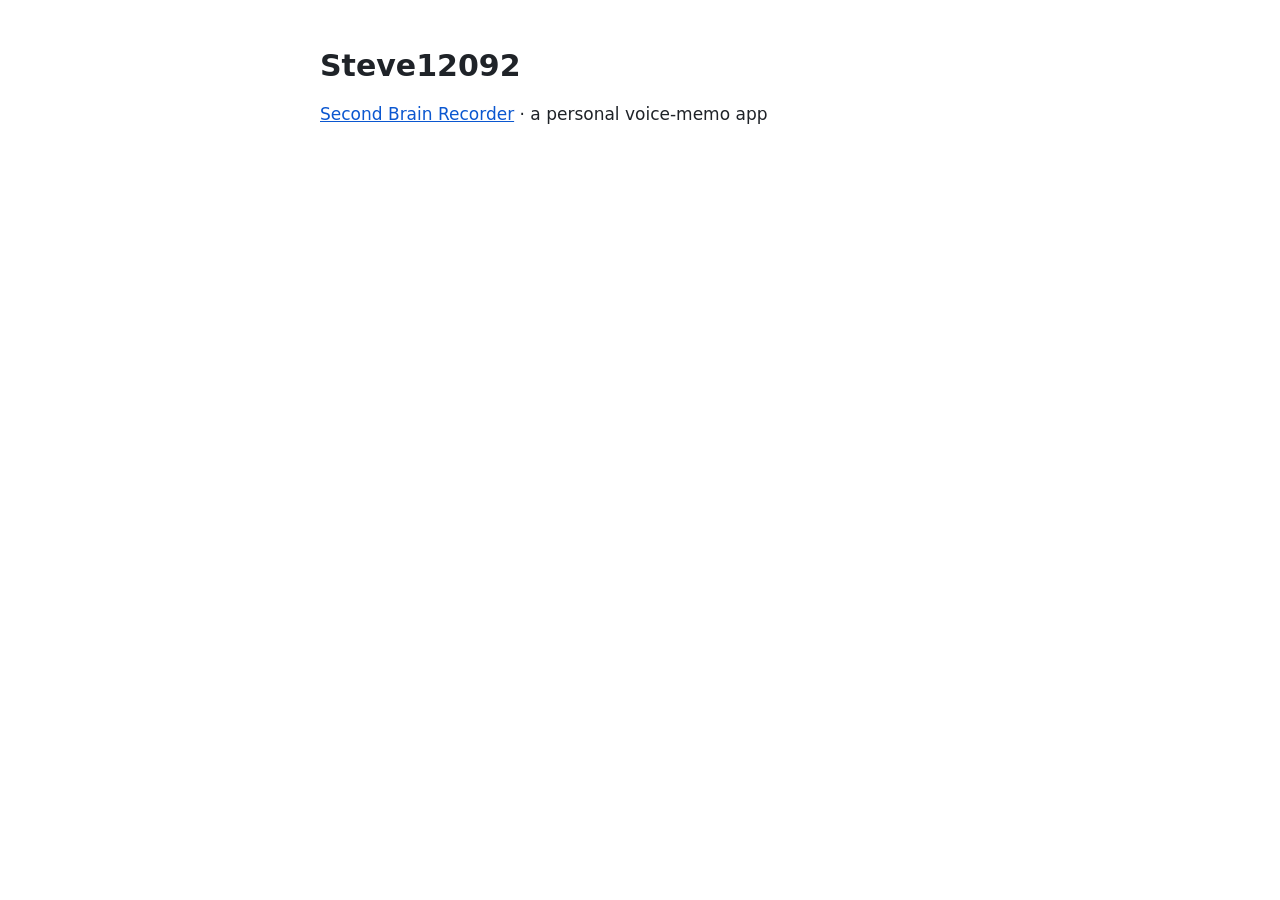
<file: index.html>
<!doctype html>
<html lang="en">
<head>
  <meta charset="utf-8">
  <meta name="viewport" content="width=device-width, initial-scale=1">
  <title>Steve12092</title>
  <meta name="google-site-verification" content="tUKzb2M4bZEsJMhVj9T3v4OIvr41Cxif2LF0wbPWGQI" />
  <link rel="stylesheet" href="second-brain/style.css">
</head>
<body>
  <main>
    <h1>Steve12092</h1>
    <p><a href="second-brain/">Second Brain Recorder</a> · a personal voice-memo app</p>
  </main>
</body>
</html>
</file>
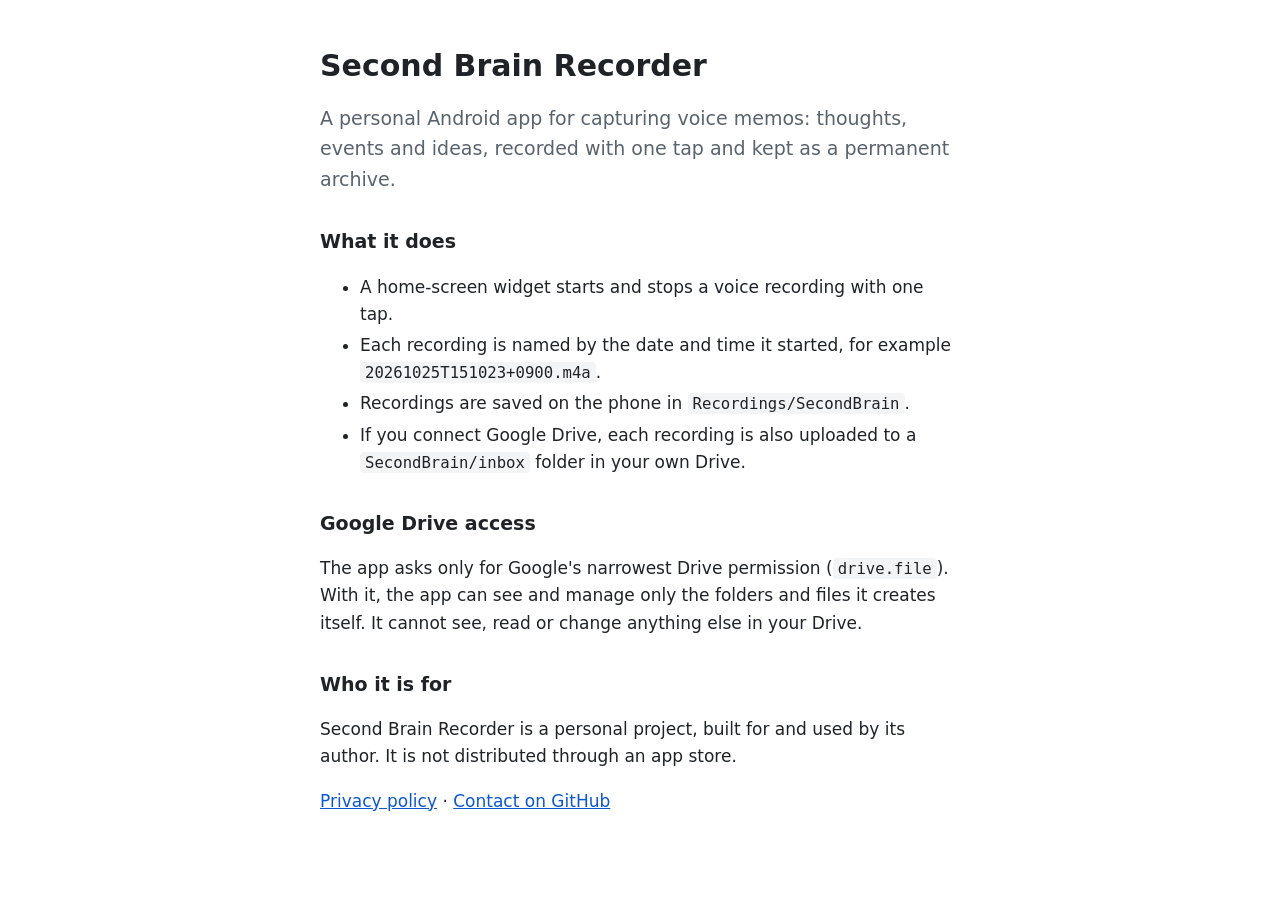
<file: second-brain/index.html>
<!doctype html>
<html lang="en">
<head>
  <meta charset="utf-8">
  <meta name="viewport" content="width=device-width, initial-scale=1">
  <title>Second Brain Recorder</title>
  <meta name="google-site-verification" content="tUKzb2M4bZEsJMhVj9T3v4OIvr41Cxif2LF0wbPWGQI" />
  <meta name="description" content="A personal Android app for recording voice memos and saving them to your own Google Drive.">
  <link rel="stylesheet" href="style.css">
</head>
<body>
  <main>
    <h1>Second Brain Recorder</h1>
    <p class="lead">A personal Android app for capturing voice memos: thoughts, events and ideas, recorded with one tap and kept as a permanent archive.</p>

    <h2>What it does</h2>
    <ul>
      <li>A home-screen widget starts and stops a voice recording with one tap.</li>
      <li>Each recording is named by the date and time it started, for example <code>20261025T151023+0900.m4a</code>.</li>
      <li>Recordings are saved on the phone in <code>Recordings/SecondBrain</code>.</li>
      <li>If you connect Google Drive, each recording is also uploaded to a <code>SecondBrain/inbox</code> folder in your own Drive.</li>
    </ul>

    <h2>Google Drive access</h2>
    <p>The app asks only for Google's narrowest Drive permission (<code>drive.file</code>). With it, the app can see and manage only the folders and files it creates itself. It cannot see, read or change anything else in your Drive.</p>

    <h2>Who it is for</h2>
    <p>Second Brain Recorder is a personal project, built for and used by its author. It is not distributed through an app store.</p>

    <p><a href="privacy.html">Privacy policy</a> · <a href="https://github.com/Steve12092">Contact on GitHub</a></p>
  </main>
</body>
</html>
</file>
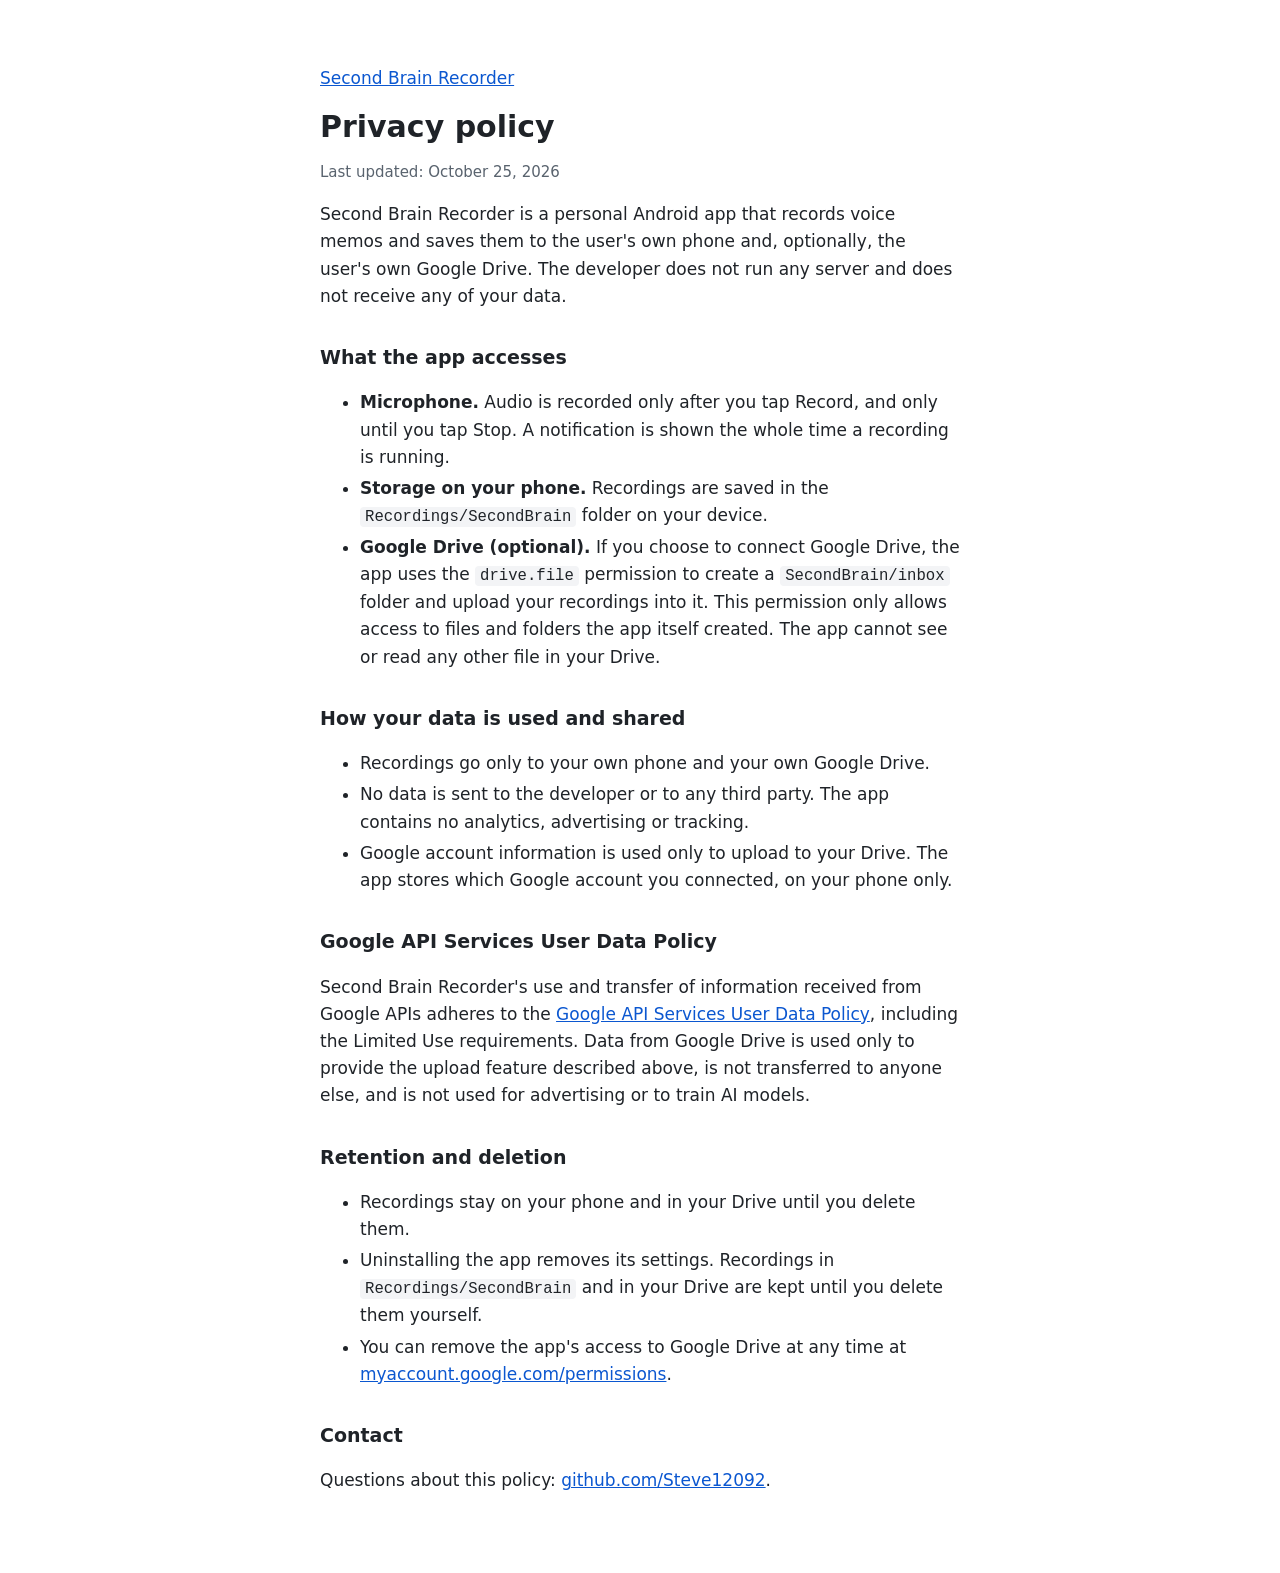
<file: second-brain/privacy.html>
<!doctype html>
<html lang="en">
<head>
  <meta charset="utf-8">
  <meta name="viewport" content="width=device-width, initial-scale=1">
  <title>Privacy Policy · Second Brain Recorder</title>
  <link rel="stylesheet" href="style.css">
</head>
<body>
  <main>
    <p><a href="index.html">Second Brain Recorder</a></p>
    <h1>Privacy policy</h1>
    <p class="meta">Last updated: October 25, 2026</p>

    <p>Second Brain Recorder is a personal Android app that records voice memos and saves them to the user's own phone and, optionally, the user's own Google Drive. The developer does not run any server and does not receive any of your data.</p>

    <h2>What the app accesses</h2>
    <ul>
      <li><strong>Microphone.</strong> Audio is recorded only after you tap Record, and only until you tap Stop. A notification is shown the whole time a recording is running.</li>
      <li><strong>Storage on your phone.</strong> Recordings are saved in the <code>Recordings/SecondBrain</code> folder on your device.</li>
      <li><strong>Google Drive (optional).</strong> If you choose to connect Google Drive, the app uses the <code>drive.file</code> permission to create a <code>SecondBrain/inbox</code> folder and upload your recordings into it. This permission only allows access to files and folders the app itself created. The app cannot see or read any other file in your Drive.</li>
    </ul>

    <h2>How your data is used and shared</h2>
    <ul>
      <li>Recordings go only to your own phone and your own Google Drive.</li>
      <li>No data is sent to the developer or to any third party. The app contains no analytics, advertising or tracking.</li>
      <li>Google account information is used only to upload to your Drive. The app stores which Google account you connected, on your phone only.</li>
    </ul>

    <h2>Google API Services User Data Policy</h2>
    <p>Second Brain Recorder's use and transfer of information received from Google APIs adheres to the <a href="https://developers.google.com/terms/api-services-user-data-policy">Google API Services User Data Policy</a>, including the Limited Use requirements. Data from Google Drive is used only to provide the upload feature described above, is not transferred to anyone else, and is not used for advertising or to train AI models.</p>

    <h2>Retention and deletion</h2>
    <ul>
      <li>Recordings stay on your phone and in your Drive until you delete them.</li>
      <li>Uninstalling the app removes its settings. Recordings in <code>Recordings/SecondBrain</code> and in your Drive are kept until you delete them yourself.</li>
      <li>You can remove the app's access to Google Drive at any time at <a href="https://myaccount.google.com/permissions">myaccount.google.com/permissions</a>.</li>
    </ul>

    <h2>Contact</h2>
    <p>Questions about this policy: <a href="https://github.com/Steve12092">github.com/Steve12092</a>.</p>
  </main>
</body>
</html>
</file>
<file: second-brain/style.css>
:root {
  --text: #1f2328;
  --muted: #59636e;
  --bg: #ffffff;
  --link: #0b57d0;
  --code-bg: #f3f4f6;
}
@media (prefers-color-scheme: dark) {
  :root {
    --text: #e6e8eb;
    --muted: #9aa4af;
    --bg: #121416;
    --link: #8ab4f8;
    --code-bg: #1f2327;
  }
}
* { box-sizing: border-box; }
body {
  margin: 0;
  background: var(--bg);
  color: var(--text);
  font: 17px/1.6 system-ui, -apple-system, "Segoe UI", Roboto, "Noto Sans KR", sans-serif;
}
main { max-width: 680px; margin: 0 auto; padding: 48px 20px 64px; }
h1 { font-size: 30px; line-height: 1.2; margin: 0 0 12px; }
h2 { font-size: 19px; margin: 32px 0 8px; }
.lead { font-size: 19px; color: var(--muted); }
.meta { color: var(--muted); font-size: 15px; }
a { color: var(--link); }
code { background: var(--code-bg); padding: 1px 5px; border-radius: 4px; font-size: 0.92em; }
li { margin: 4px 0; }
</file>
